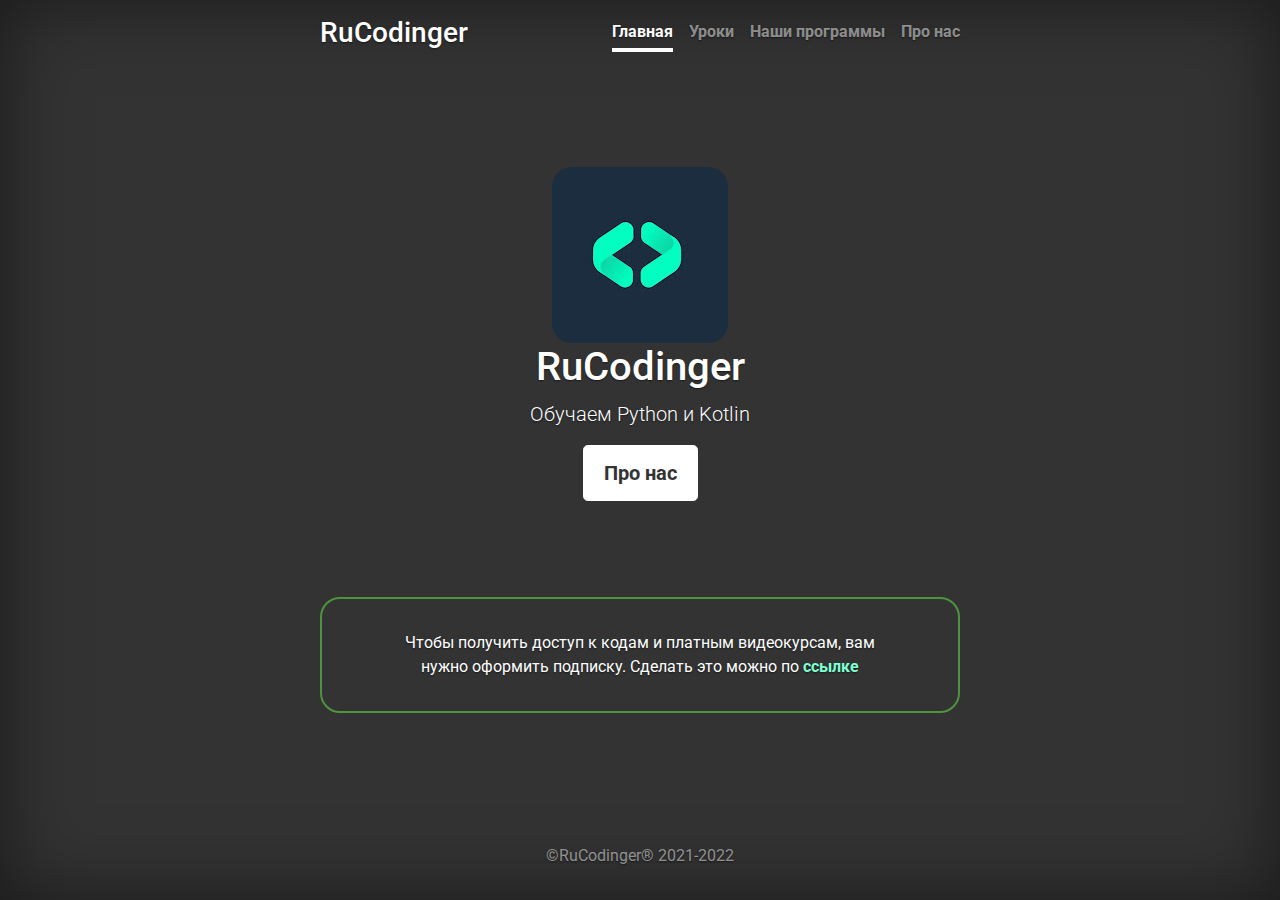
<file: index.html>
<!doctype html>
<html lang="en">
  <head>
    <meta charset="utf-8">
    <meta name="viewport" content="width=device-width, initial-scale=1, shrink-to-fit=no">
    <meta name="yandex-verification" content="cd02da18e6c27258" />
    <meta name="description" content="RuCodinger | Школа программирования">
    <meta name="author" content="">
    <link rel="icon" href="images/favicon.ico">

    <title>RuCodinger | Школа программирования</title>

    <!-- Bootstrap core CSS -->
    <link href="css/bootstrap.min.css" rel="stylesheet">

    <!-- Custom styles for this template -->
    <link href="css/main.css" rel="stylesheet">
  </head>

  <body class="text-center">


    <div class="cover-container d-flex h-100 p-3 mx-auto flex-column">
      <header class="masthead mb-auto">
        <div class="inner">
          <h3 class="masthead-brand">RuCodinger</h3>
          <nav class="nav nav-masthead justify-content-center">
            <a class="nav-link active" href="#">Главная</a>
            <a class="nav-link" href="lessons.html">Уроки</a>
            <a class="nav-link" href="programs.html">Наши программы</a>
            <a class="nav-link" href="about.html">Про нас</a>
          </nav>
        </div>
      </header>

      <main role="main" class="inner cover">
        <img src="images/logo.jpg" alt="logo" class="cod-logo">
        <h1 class="cover-heading">RuCodinger</h1>
        <p class="lead">Обучаем Python и Kotlin</p>
        <p class="lead">
          <a href="about.html" class="btn btn-lg btn-secondary">Про нас</a>
        </p>
        
      </main>

      <div class="podpiska">
        <div class="podpiska-text">
          Чтобы получить доступ к кодам и платным видеокурсам, вам нужно оформить подписку. Сделать это можно по 
          <a href="https://yandex.ru/business/widget/request/company/44436717733" class="podpiska-link">ссылке</a>
        </div>
      </div>
      

      <footer class="mastfoot mt-auto">
        <div class="inner">
          <p>©RuCodinger® 2021-2022</p>
        </div>
      </footer>
    </div>
  </body>
</html>
</file>
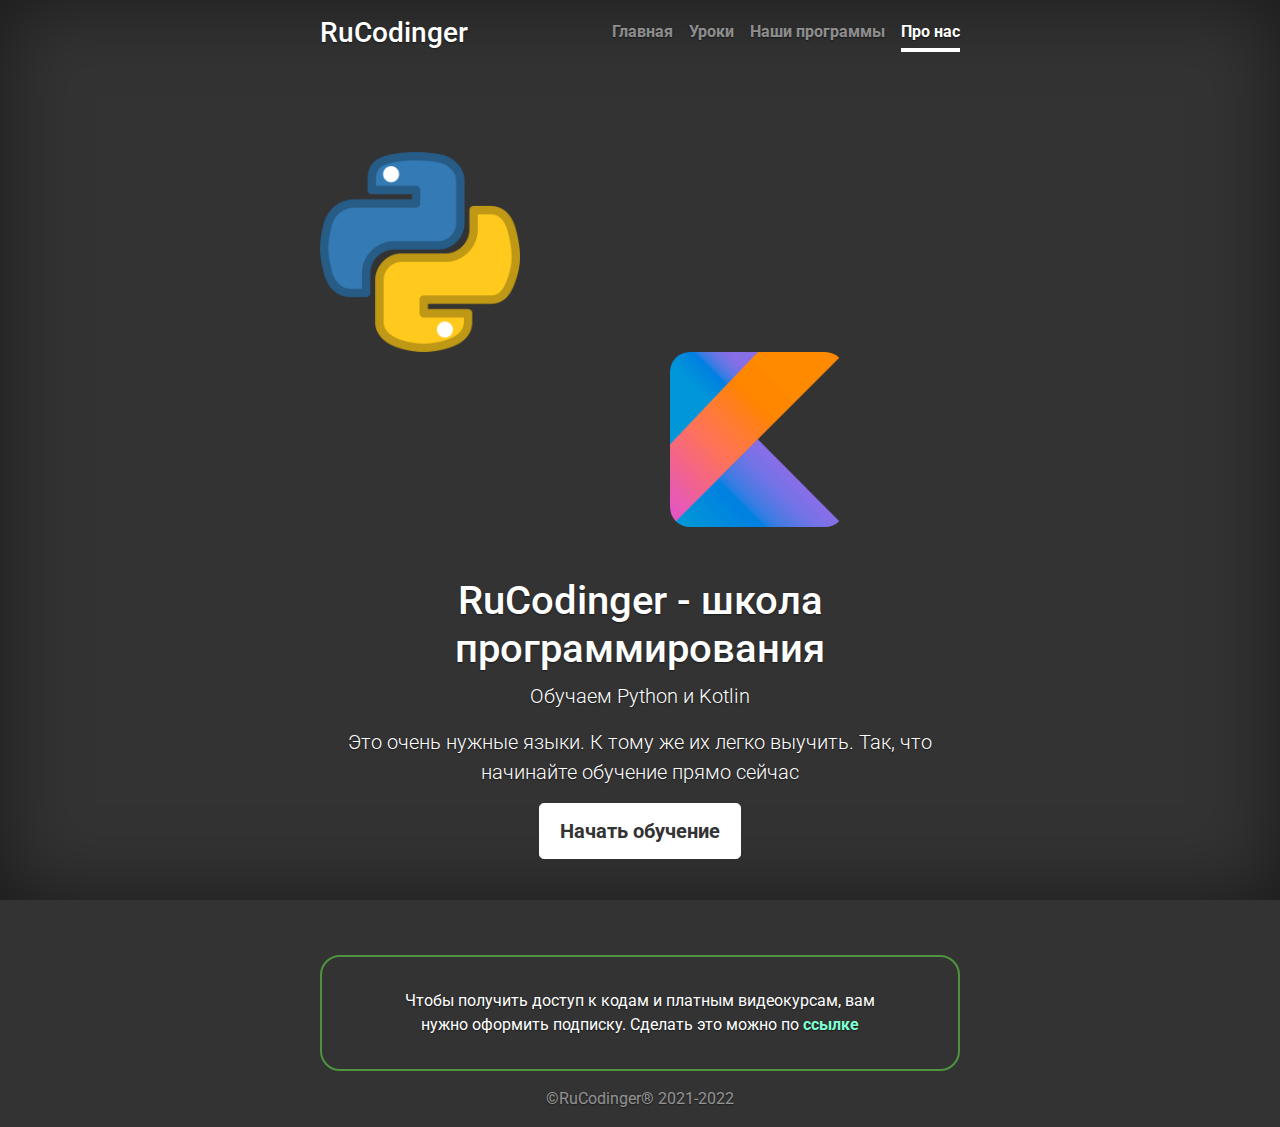
<file: about.html>
<!doctype html>
<html lang="en">
  <head>
    <meta charset="utf-8">
    <meta name="viewport" content="width=device-width, initial-scale=1, shrink-to-fit=no">
    <meta name="description" content="RuCodinger | Школа программирования">
    <meta name="author" content="">
    <link rel="icon" href="images/favicon.ico">

    <title>О RuCodinger | Школа программирования</title>

    <!-- Bootstrap core CSS -->
    <link href="css/bootstrap.min.css" rel="stylesheet">

    <!-- Custom styles for this template -->
    <link href="css/main.css" rel="stylesheet">
  </head>

  <body class="text-center">

    <div class="cover-container d-flex h-100 p-3 mx-auto flex-column">
      <header class="masthead mb-auto">
        <div class="inner">
          <h3 class="masthead-brand">RuCodinger</h3>
          <nav class="nav nav-masthead justify-content-center">
            <a class="nav-link" href="index.html">Главная</a>
            <a class="nav-link" href="lessons.html">Уроки</a>
            <a class="nav-link" href="programs.html">Наши программы</a>
            <a class="nav-link active" href="about.html">Про нас</a>
          </nav>
        </div>
      </header>

      <img src="images/python.webp" alt="logo" class="python-img">
      <img src="images/kotlin.png" alt="logo" class="kotlin-img">

      <main role="main" class="inner cover">
        
        <h1 class="cover-heading">RuCodinger - школа программирования</h1>
        <p class="lead">Обучаем Python и Kotlin</p>
        <p class="lead">Это очень нужные языки. К тому же их легко выучить. Так, что начинайте обучение прямо сейчас</p>
        <p class="lead">
          <a href="lessons.html" class="btn btn-lg btn-secondary">Начать обучение</a>
        </p>
      </main>

      <div class="podpiska">
        <div class="podpiska-text">
          Чтобы получить доступ к кодам и платным видеокурсам, вам нужно оформить подписку. Сделать это можно по 
          <a href="https://yandex.ru/business/widget/request/company/44436717733" class="podpiska-link">ссылке</a>
        </div>
      </div>

      <footer class="mastfoot mt-auto">
        <div class="inner">
          <p>©RuCodinger® 2021-2022</p>
        </div>
      </footer>
    </div>
  </body>
</html>
</file>
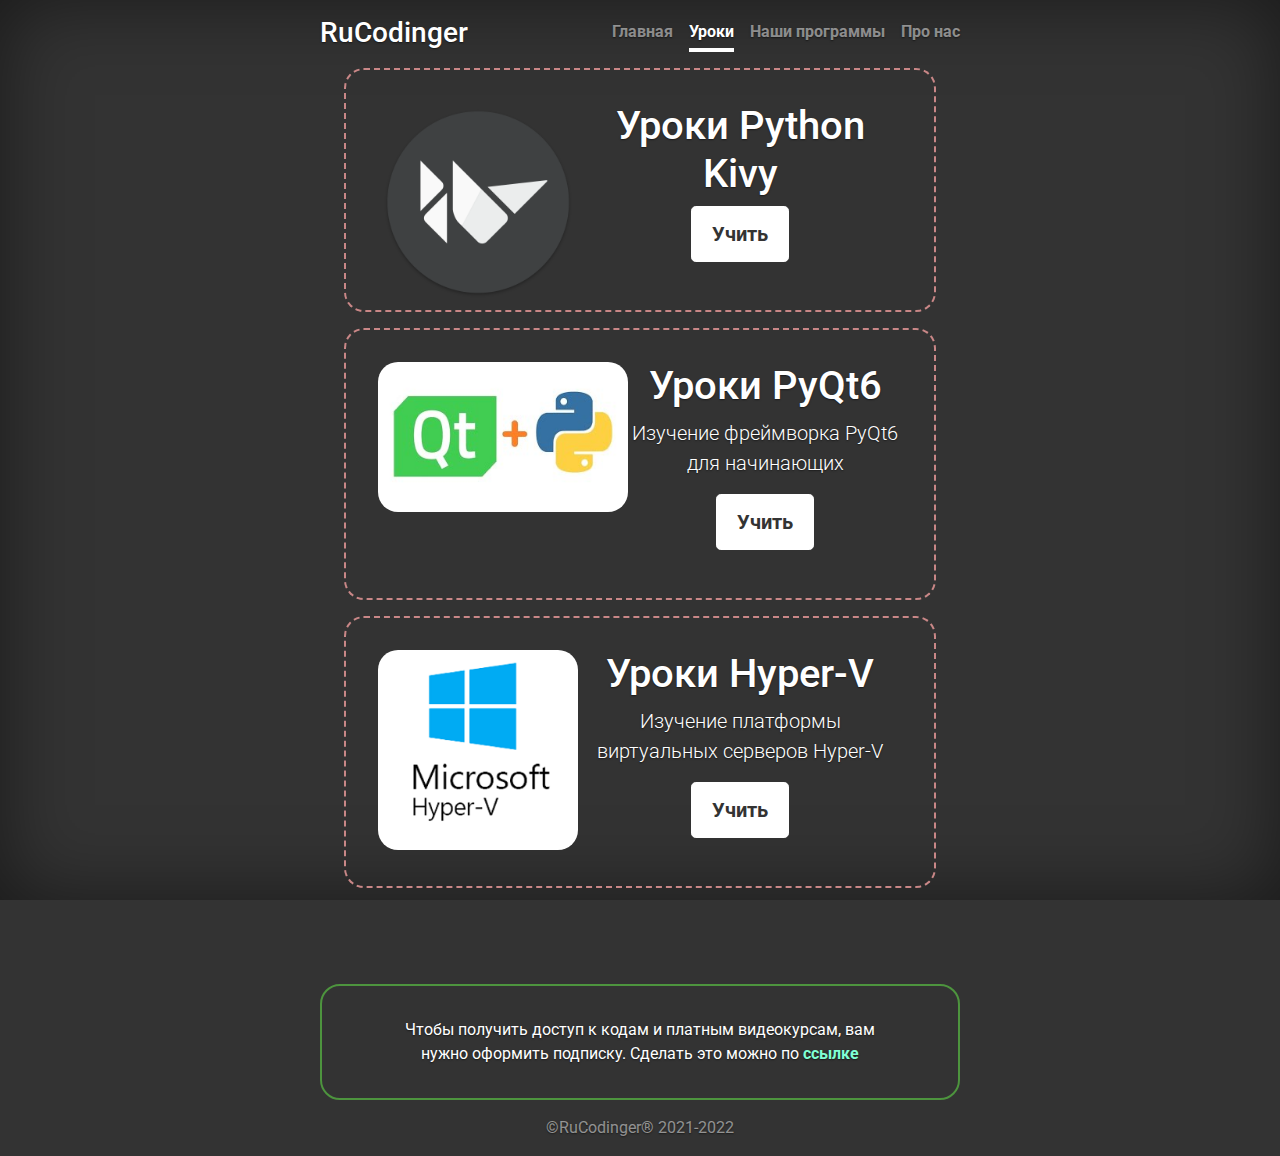
<file: lessons.html>
<!doctype html>
<html lang="en">
  <head>
    <meta charset="utf-8">
    <meta name="viewport" content="width=device-width, initial-scale=1, shrink-to-fit=no">
    <meta name="description" content="RuCodinger | Школа программирования">
    <meta name="author" content="">
    <link rel="icon" href="images/favicon.ico">

    <title> Уроки от RuCodinger | Школа программирования</title>

    <!-- Bootstrap core CSS -->
    <link href="css/bootstrap.min.css" rel="stylesheet">

    <!-- Custom styles for this template -->
    <link href="css/main.css" rel="stylesheet">
  </head>

  <body class="text-center">

    <div class="cover-container d-flex h-100 p-3 mx-auto flex-column">
      <header class="masthead mb-auto">
        <div class="inner">
          <h3 class="masthead-brand">RuCodinger</h3>
          <nav class="nav nav-masthead justify-content-center">
            <a class="nav-link" href="index.html">Главная</a>
            <a class="nav-link active" href="lessons.html">Уроки</a>
            <a class="nav-link" href="programs.html">Наши программы</a>
            <a class="nav-link" href="about.html">Про нас</a>
          </nav>
        </div>
      </header>

      <main role="main" class="inner cover">
        <div class="course-card">
            <img src="images/kivy.png" alt="logo" class="course-img">
            <h1 class="cover-heading">Уроки Python Kivy</h1>
            <p class="lead">
            <a href="coursePages/kivy1.html" class="btn btn-lg btn-secondary">Учить</a>
            </p>
        </div>

        <div class="course-card">
            <img src="images/pyqt.jpg" alt="logo" class="pyqt-img">
            <h1 class="cover-heading">Уроки PyQt6</h1>
            <p class="lead">Изучение фреймворка PyQt6 для начинающих</p>
            <p class="lead">
            <a href="coursePages/pyqt1.html" class="btn btn-lg btn-secondary">Учить</a>
            </p>
        </div>

        <div class="course-card">
            <img src="images/hyper-v.png" alt="logo" class="course-img">
            <h1 class="cover-heading">Уроки Hyper-V</h1>
            <p class="lead">Изучение платформы виртуальных серверов Hyper-V</p>
            <p class="lead">
            <a href="coursePages/hyperv1.html" class="btn btn-lg btn-secondary">Учить</a>
            </p>
        </div>

      </main>

      <div class="podpiska">
        <div class="podpiska-text">
          Чтобы получить доступ к кодам и платным видеокурсам, вам нужно оформить подписку. Сделать это можно по 
          <a href="https://yandex.ru/business/widget/request/company/44436717733" class="podpiska-link">ссылке</a>
        </div>
      </div>

      <footer class="mastfoot mt-auto">
        <div class="inner">
          <p>©RuCodinger® 2021-2022</p>
        </div>
      </footer>
    </div>
  </body>
</html>
</file>
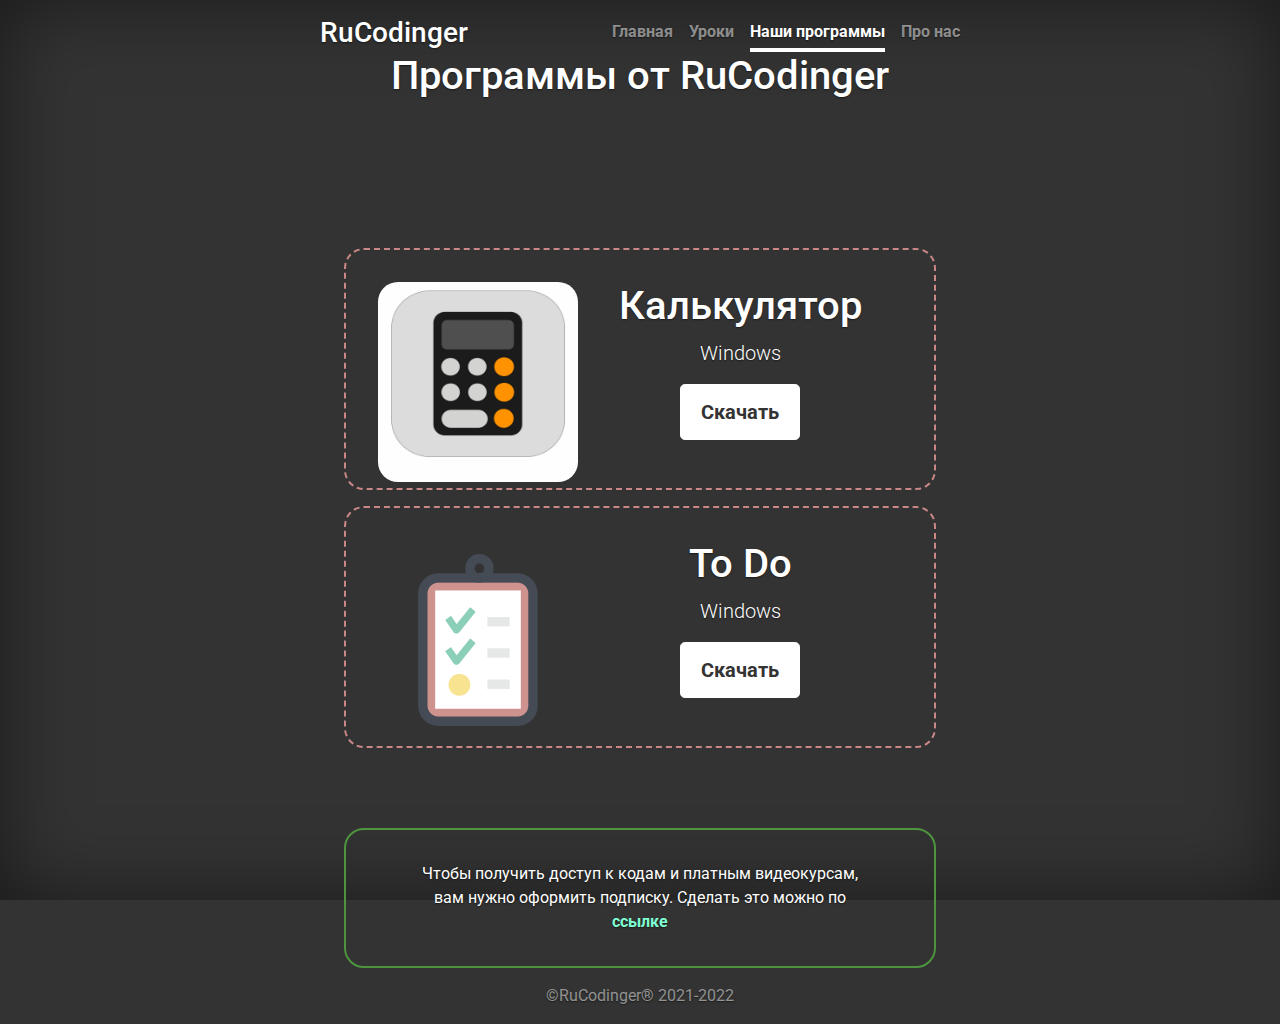
<file: programs.html>
<!doctype html>
<html lang="en">
  <head>
    <meta charset="utf-8">
    <meta name="viewport" content="width=device-width, initial-scale=1, shrink-to-fit=no">
    <meta name="description" content="RuCodinger | Школа программирования">
    <meta name="author" content="">
    <link rel="icon" href="images/favicon.ico">

    <title>Программы от RuCodinger | Школа программирования</title>

    <!-- Bootstrap core CSS -->
    <link href="css/bootstrap.min.css" rel="stylesheet">

    <!-- Custom styles for this template -->
    <link href="css/main.css" rel="stylesheet">
  </head>

  <body class="text-center">

	<style>
		.title {
			margin-bottom: 25%;
		}
	</style>

    <div class="cover-container d-flex h-100 p-3 mx-auto flex-column">
      <header class="masthead mb-auto">
        <div class="inner">
          <h3 class="masthead-brand">RuCodinger</h3>
          <nav class="nav nav-masthead justify-content-center">
            <a class="nav-link" href="index.html">Главная</a>
            <a class="nav-link" href="lessons.html">Уроки</a>
            <a class="nav-link active" href="programs.html">Наши программы</a>
            <a class="nav-link" href="about.html">Про нас</a>
          </nav>
        </div>
      </header>

      <main role="main" class="inner cover">
	<h1 class="title">Программы от RuCodinger</h1>
        <div class="course-card">
            <img src="images/calc.png" alt="logo" class="course-img">
            <h1 class="cover-heading">Калькулятор</h1>
            <p class="lead">Windows</p>
            <p class="lead">
                <a href="apps/calculator.exe" class="btn btn-lg btn-secondary">Скачать</a>
            </p>
        </div>
        <div class="course-card">
            <img src="images/todo.png" alt="logo" class="course-img">
            <h1 class="cover-heading">To Do</h1>
            <p class="lead">Windows</p>
            <p class="lead">
                <a href="apps/todo.exe" class="btn btn-lg btn-secondary">Скачать</a>
            </p>
        </div>

        <div class="podpiska">
          <div class="podpiska-text">
            Чтобы получить доступ к кодам и платным видеокурсам, вам нужно оформить подписку. Сделать это можно по 
            <a href="https://yandex.ru/business/widget/request/company/44436717733" class="podpiska-link">ссылке</a>
          </div>
        </div>

      </main>

      <footer class="mastfoot mt-auto">
        <div class="inner">
          <p>©RuCodinger® 2021-2022</p>
        </div>
      </footer>
    </div>
  </body>
</html>
</file>
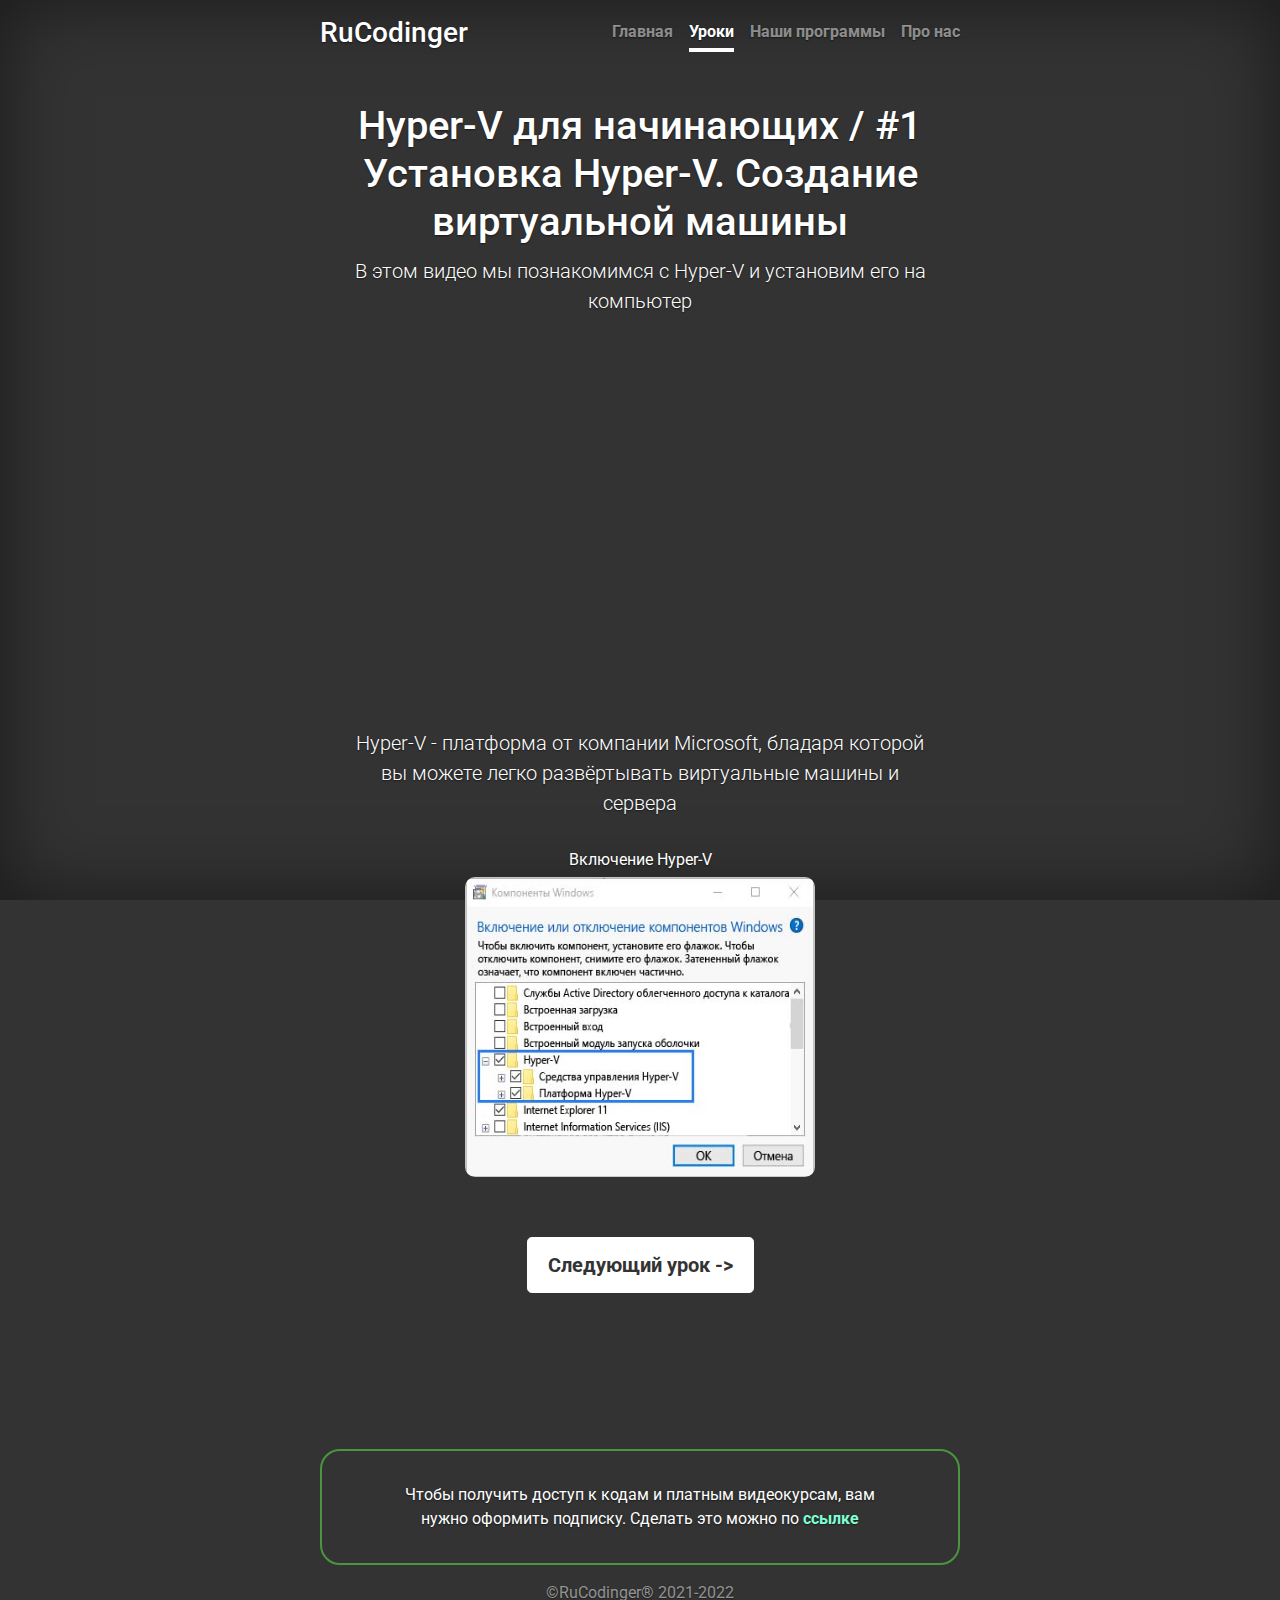
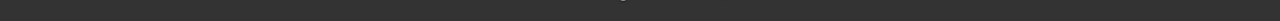
<file: coursePages/hyperv1.html>
<!doctype html>
<html lang="en">
  <head>
    <meta charset="utf-8">
    <meta name="viewport" content="width=device-width, initial-scale=1, shrink-to-fit=no">
    <meta name="description" content="RuCodinger | Школа программирования">
    <meta name="author" content="">
    <link rel="icon" href="../images/favicon.ico">

    <title>RuCodinger | Школа программирования</title>

    <!-- Bootstrap core CSS -->
    <link href="../css/bootstrap.min.css" rel="stylesheet">

    <!-- Custom styles for this template -->
    <link href="../css/main.css" rel="stylesheet">
  </head>

  <body class="text-center">

    <style>
        .hv-on {
            border-radius: 10px;
            width: 350px;
            height: 300px;
            margin-top: 0px;
            margin-bottom: 60px;
        }

        .hv-on-text {
            margin-top: 30px;
            margin-bottom: 5px;
        }
    </style>

    <div class="cover-container d-flex h-100 p-3 mx-auto flex-column">
      <header class="masthead mb-auto">
        <div class="inner">
          <h3 class="masthead-brand">RuCodinger</h3>
          <nav class="nav nav-masthead justify-content-center">
            <a class="nav-link" href="../index.html">Главная</a>
            <a class="nav-link active" href="../lessons.html">Уроки</a>
            <a class="nav-link" href="../programs.html">Наши программы</a>
            <a class="nav-link" href="../about.html">Про нас</a>
          </nav>
        </div>
      </header>

      <main role="main" class="inner cover">
        <h1 class="cover-heading course-title">Hyper-V для начинающих / #1 Установка Hyper-V. Создание виртуальной машины</h1>
        <p class="lead course-desc">В этом видео мы познакомимся с Hyper-V и установим его на компьютер</p>
        <iframe class="course-video" width="560" height="315" src="https://www.youtube.com/embed/DC6o6IcIbP8" title="YouTube video player" frameborder="0" allow="accelerometer; autoplay; clipboard-write; encrypted-media; gyroscope; picture-in-picture" allowfullscreen></iframe>
        <p class="lead video-code-text">Hyper-V - платформа от компании Microsoft, бладаря которой вы можете легко развёртывать виртуальные машины и сервера</p>

        <p class="hv-on-text">Включение Hyper-V</p>
        <img class="hv-on" src="../images/hypervon.jpg" alt="Включение Hyper-V">

        <p>
          <a class="btn btn-lg btn-secondary next-lesson-btn" href="hyperv2.html">Следующий урок -></a>
      </p>

    </main>

    <div class="podpiska">
      <div class="podpiska-text">
        Чтобы получить доступ к кодам и платным видеокурсам, вам нужно оформить подписку. Сделать это можно по 
        <a href="https://yandex.ru/business/widget/request/company/44436717733" class="podpiska-link">ссылке</a>
      </div>
    </div>

      <footer class="mastfoot mt-auto">
        <div class="inner">
          <p>©RuCodinger® 2021-2022</p>
        </div>
      </footer>
    </div>
  </body>
</html>
</file>
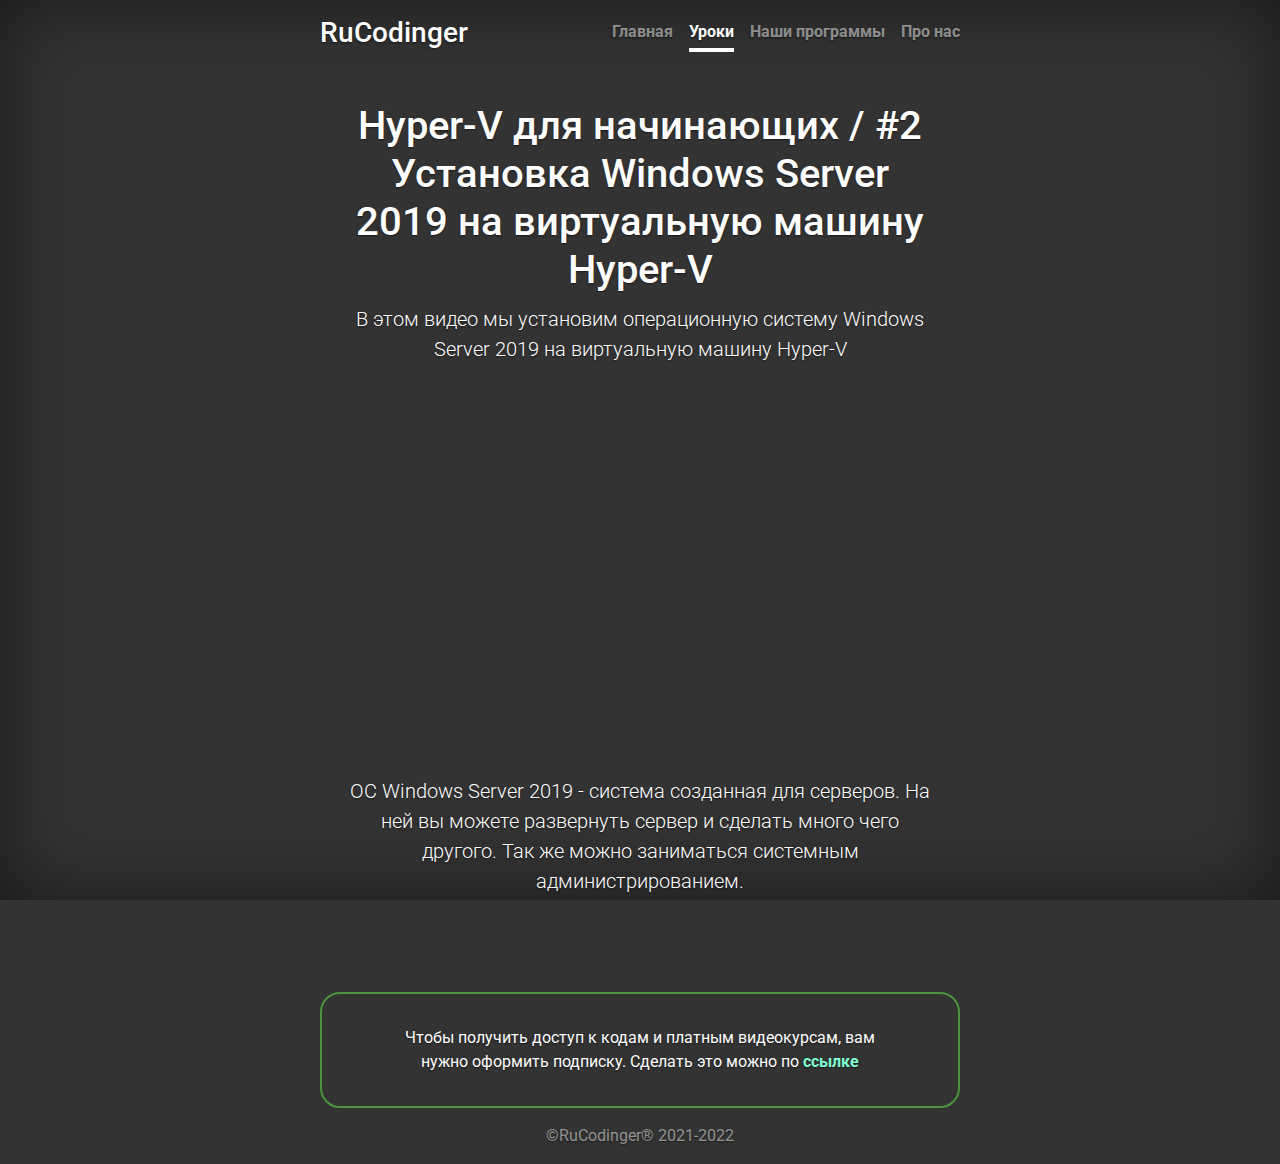
<file: coursePages/hyperv2.html>
<!doctype html>
<html lang="en">
  <head>
    <meta charset="utf-8">
    <meta name="viewport" content="width=device-width, initial-scale=1, shrink-to-fit=no">
    <meta name="description" content="RuCodinger | Школа программирования">
    <meta name="author" content="">
    <link rel="icon" href="../images/favicon.ico">

    <title>RuCodinger | Школа программирования</title>

    <!-- Bootstrap core CSS -->
    <link href="../css/bootstrap.min.css" rel="stylesheet">

    <!-- Custom styles for this template -->
    <link href="../css/main.css" rel="stylesheet">
  </head>

  <body class="text-center">

    <style>
        .hv-on {
            border-radius: 10px;
            width: 350px;
            height: 300px;
            margin-top: 0px;
            margin-bottom: 60px;
        }

        .hv-on-text {
            margin-top: 30px;
            margin-bottom: 5px;
        }
    </style>

    <div class="cover-container d-flex h-100 p-3 mx-auto flex-column">
      <header class="masthead mb-auto">
        <div class="inner">
          <h3 class="masthead-brand">RuCodinger</h3>
          <nav class="nav nav-masthead justify-content-center">
            <a class="nav-link" href="../index.html">Главная</a>
            <a class="nav-link active" href="../lessons.html">Уроки</a>
            <a class="nav-link" href="../programs.html">Наши программы</a>
            <a class="nav-link" href="../about.html">Про нас</a>
          </nav>
        </div>
      </header>

      <main role="main" class="inner cover">
        <h1 class="cover-heading course-title">Hyper-V для начинающих / #2 Установка Windows Server 2019 на виртуальную машину Hyper-V</h1>
        <p class="lead course-desc">В этом видео мы установим операционную систему Windows Server 2019 на виртуальную машину Hyper-V</p>
        <iframe class="course-video" width="560" height="315" src="https://www.youtube.com/embed/j29oRnNyN5E" title="YouTube video player" frameborder="0" allow="accelerometer; autoplay; clipboard-write; encrypted-media; gyroscope; picture-in-picture" allowfullscreen></iframe>
        <p class="lead video-code-text">ОС Windows Server 2019 - система созданная для серверов. На ней вы можете развернуть сервер и сделать много чего другого. Так же можно заниматься системным администрированием.</p>



    </main>

    <div class="podpiska">
      <div class="podpiska-text">
        Чтобы получить доступ к кодам и платным видеокурсам, вам нужно оформить подписку. Сделать это можно по 
        <a href="https://yandex.ru/business/widget/request/company/44436717733" class="podpiska-link">ссылке</a>
      </div>
    </div>

      <footer class="mastfoot mt-auto">
        <div class="inner">
          <p>©RuCodinger® 2021-2022</p>
        </div>
      </footer>
    </div>
  </body>
</html>
</file>
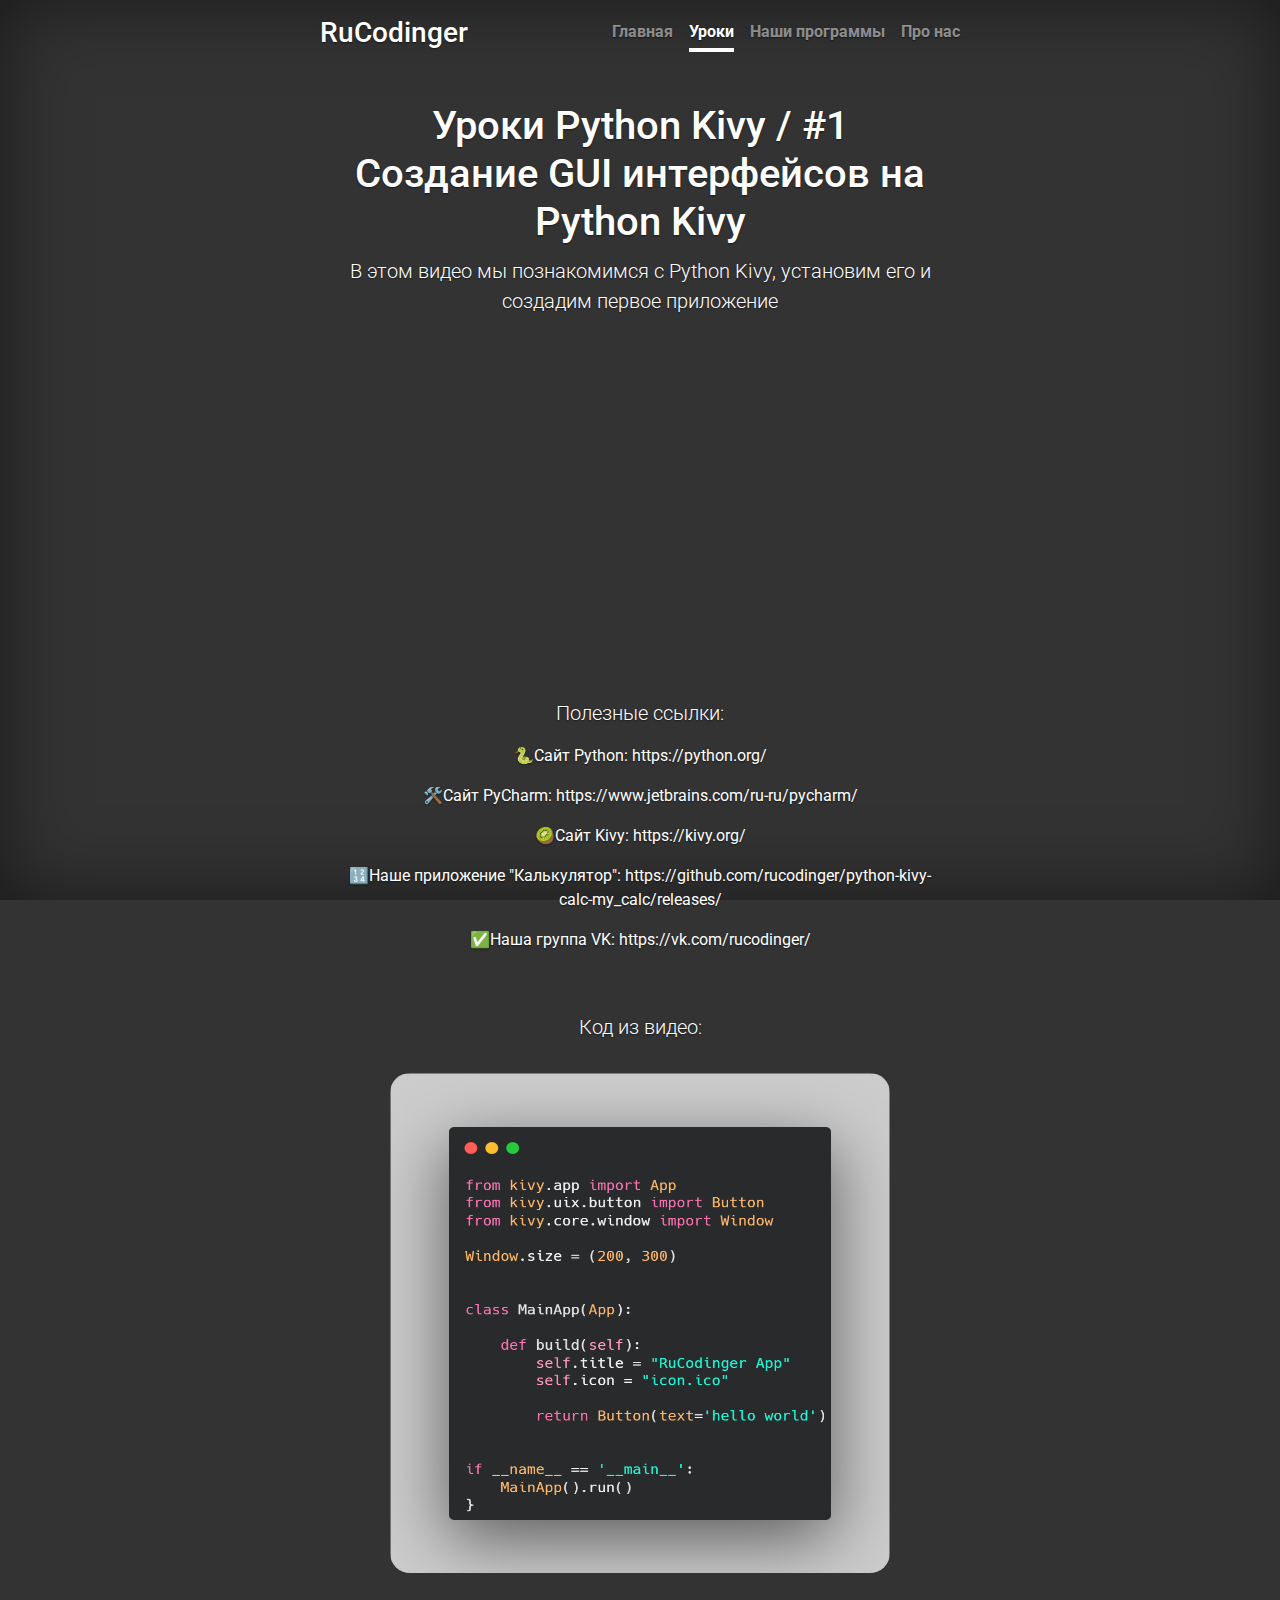
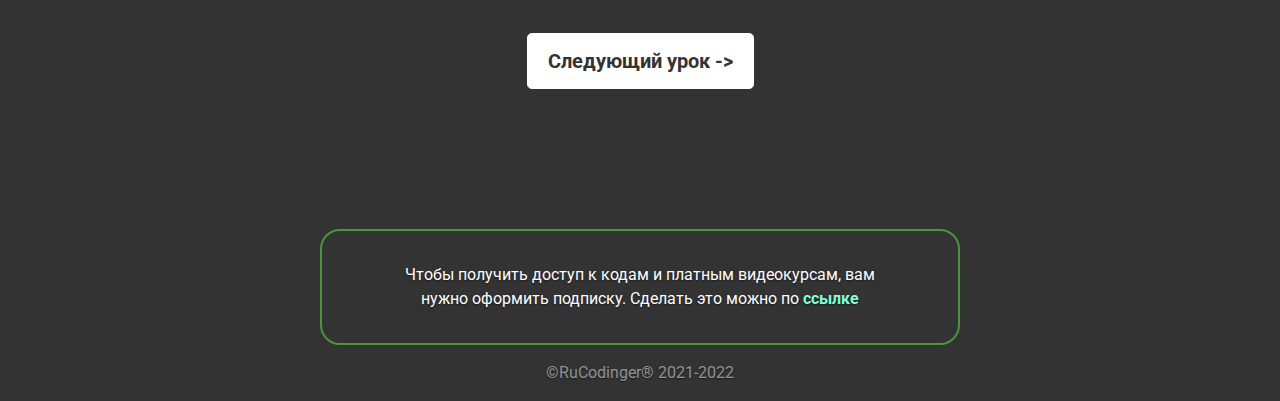
<file: coursePages/kivy1.html>
<!doctype html>
<html lang="en">
  <head>
    <meta charset="utf-8">
    <meta name="viewport" content="width=device-width, initial-scale=1, shrink-to-fit=no">
    <meta name="description" content="RuCodinger | Школа программирования">
    <meta name="author" content="">
    <link rel="icon" href="../images/favicon.ico">

    <title>RuCodinger | Школа программирования</title>

    <!-- Bootstrap core CSS -->
    <link href="../css/bootstrap.min.css" rel="stylesheet">

    <!-- Custom styles for this template -->
    <link href="../css/main.css" rel="stylesheet">
  </head>

  <body class="text-center">

    <style>
        .code {
            border-radius: 20px;
            width: 500px;
            height: 500px;
            margin-top: 15px;
            margin-bottom: 60px;
        }
    </style>

    <div class="cover-container d-flex h-100 p-3 mx-auto flex-column">
      <header class="masthead mb-auto">
        <div class="inner">
          <h3 class="masthead-brand">RuCodinger</h3>
          <nav class="nav nav-masthead justify-content-center">
            <a class="nav-link" href="../index.html">Главная</a>
            <a class="nav-link active" href="../lessons.html">Уроки</a>
            <a class="nav-link" href="../programs.html">Наши программы</a>
            <a class="nav-link" href="../about.html">Про нас</a>
          </nav>
        </div>
      </header>

      <main role="main" class="inner cover">
        <h1 class="cover-heading course-title">Уроки Python Kivy / #1 Создание GUI интерфейсов на Python Kivy</h1>
        <p class="lead course-desc">В этом видео мы познакомимся с Python Kivy, установим его и создадим первое приложение</p>
        <iframe class="course-video" width="560" height="315" src="https://www.youtube.com/embed/3vOS-b3iSXM" title="YouTube video player" frameborder="0" allow="accelerometer; autoplay; clipboard-write; encrypted-media; gyroscope; picture-in-picture" allowfullscreen></iframe>
        <p class="lead course-desc-aft">Полезные ссылки:</p>
        <p>🐍Сайт Python: <a href="https://python.org/">https://python.org/</a></p>
        <p>🛠️Сайт PyCharm: <a href="https://www.jetbrains.com/ru-ru/pycharm/">https://www.jetbrains.com/ru-ru/pycharm/</a></p>
        <p>🥝Сайт Kivy: <a href="https://kivy.org/">https://kivy.org/</a></p>
        <p>🔢Наше приложение "Калькулятор": <a href="https://github.com/rucodinger/python-kivy-calc-my_calc/releases/">https://github.com/rucodinger/python-kivy-calc-my_calc/releases/</a></p>
        <p>✅Наша группа VK: <a href="https://vk.com/rucodinger/">https://vk.com/rucodinger/</a></p>

        <p class="lead video-code-text">Код из видео:</p>
        <img class="code" src="../images/kivyCode1.png" alt="">

        <a class="btn btn-lg btn-secondary next-lesson-btn" href="kivy2.html">Следующий урок -></a>

    </main>


    <div class="podpiska">
      <div class="podpiska-text">
        Чтобы получить доступ к кодам и платным видеокурсам, вам нужно оформить подписку. Сделать это можно по 
        <a href="https://yandex.ru/business/widget/request/company/44436717733" class="podpiska-link">ссылке</a>
      </div>
    </div>

      <footer class="mastfoot mt-auto">
        <div class="inner">
          <p>©RuCodinger® 2021-2022</p>
        </div>
      </footer>
    </div>
  </body>
</html>
</file>
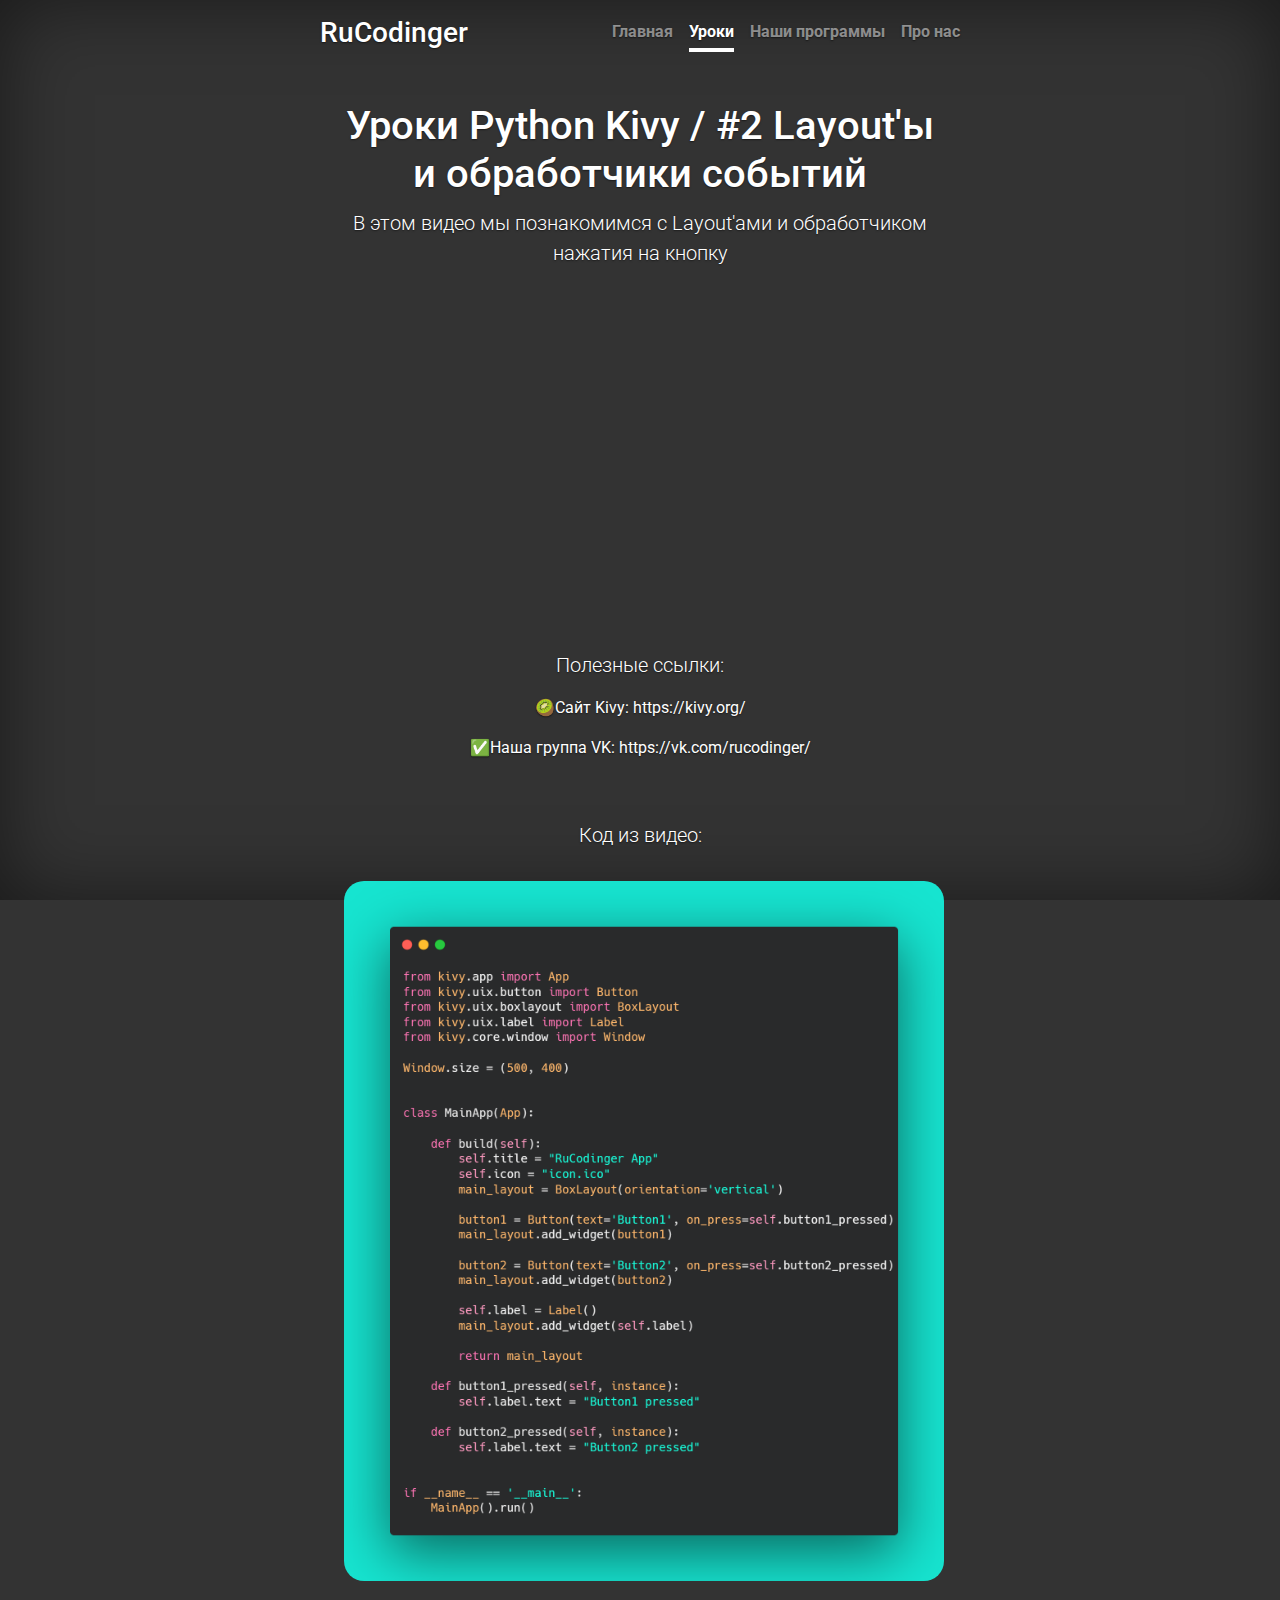
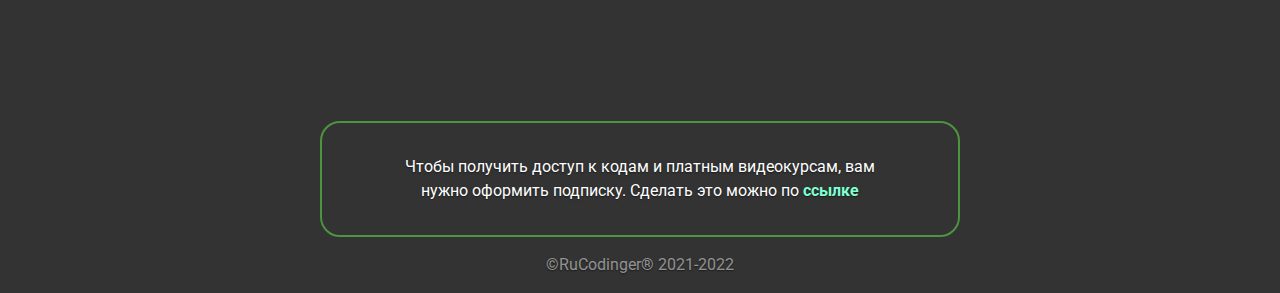
<file: coursePages/kivy2.html>
<!doctype html>
<html lang="en">
  <head>
    <meta charset="utf-8">
    <meta name="viewport" content="width=device-width, initial-scale=1, shrink-to-fit=no">
    <meta name="description" content="RuCodinger | Школа программирования">
    <meta name="author" content="">
    <link rel="icon" href="../images/favicon.ico">

    <title>RuCodinger | Школа программирования</title>

    <!-- Bootstrap core CSS -->
    <link href="../css/bootstrap.min.css" rel="stylesheet">

    <!-- Custom styles for this template -->
    <link href="../css/main.css" rel="stylesheet">
  </head>

  <body class="text-center">

    <style>
        .code {
            border-radius: 20px;
            width: 600px;
            height: 700px;
            margin-top: 15px;
            margin-bottom: 60px;
        }
    </style>

    <div class="cover-container d-flex h-100 p-3 mx-auto flex-column">
      <header class="masthead mb-auto">
        <div class="inner">
          <h3 class="masthead-brand">RuCodinger</h3>
          <nav class="nav nav-masthead justify-content-center">
            <a class="nav-link" href="../index.html">Главная</a>
            <a class="nav-link active" href="../lessons.html">Уроки</a>
            <a class="nav-link" href="../programs.html">Наши программы</a>
            <a class="nav-link" href="../about.html">Про нас</a>
          </nav>
        </div>
      </header>

      <main role="main" class="inner cover">
        <h1 class="cover-heading course-title">Уроки Python Kivy / #2 Layout'ы и обработчики событий</h1>
        <p class="lead course-desc">В этом видео мы познакомимся с Layout'ами и обработчиком нажатия на кнопку</p>
        <iframe class="course-video" width="560" height="315" src="https://www.youtube.com/embed/tFIMVW75egc" title="YouTube video player" frameborder="0" allow="accelerometer; autoplay; clipboard-write; encrypted-media; gyroscope; picture-in-picture" allowfullscreen></iframe>
        <p class="lead course-desc-aft">Полезные ссылки:</p>
        <p>🥝Сайт Kivy: <a href="https://kivy.org/">https://kivy.org/</a></p>
        <p>✅Наша группа VK: <a href="https://vk.com/rucodinger/">https://vk.com/rucodinger/</a></p>

        <p class="lead video-code-text">Код из видео:</p>
        <img class="code" src="../images/kivyCode2.png" alt="">

    </main>

    <div class="podpiska">
      <div class="podpiska-text">
        Чтобы получить доступ к кодам и платным видеокурсам, вам нужно оформить подписку. Сделать это можно по 
        <a href="https://yandex.ru/business/widget/request/company/44436717733" class="podpiska-link">ссылке</a>
      </div>
    </div>

      <footer class="mastfoot mt-auto">
        <div class="inner">
          <p>©RuCodinger® 2021-2022</p>
        </div>
      </footer>
    </div>
  </body>
</html>
</file>
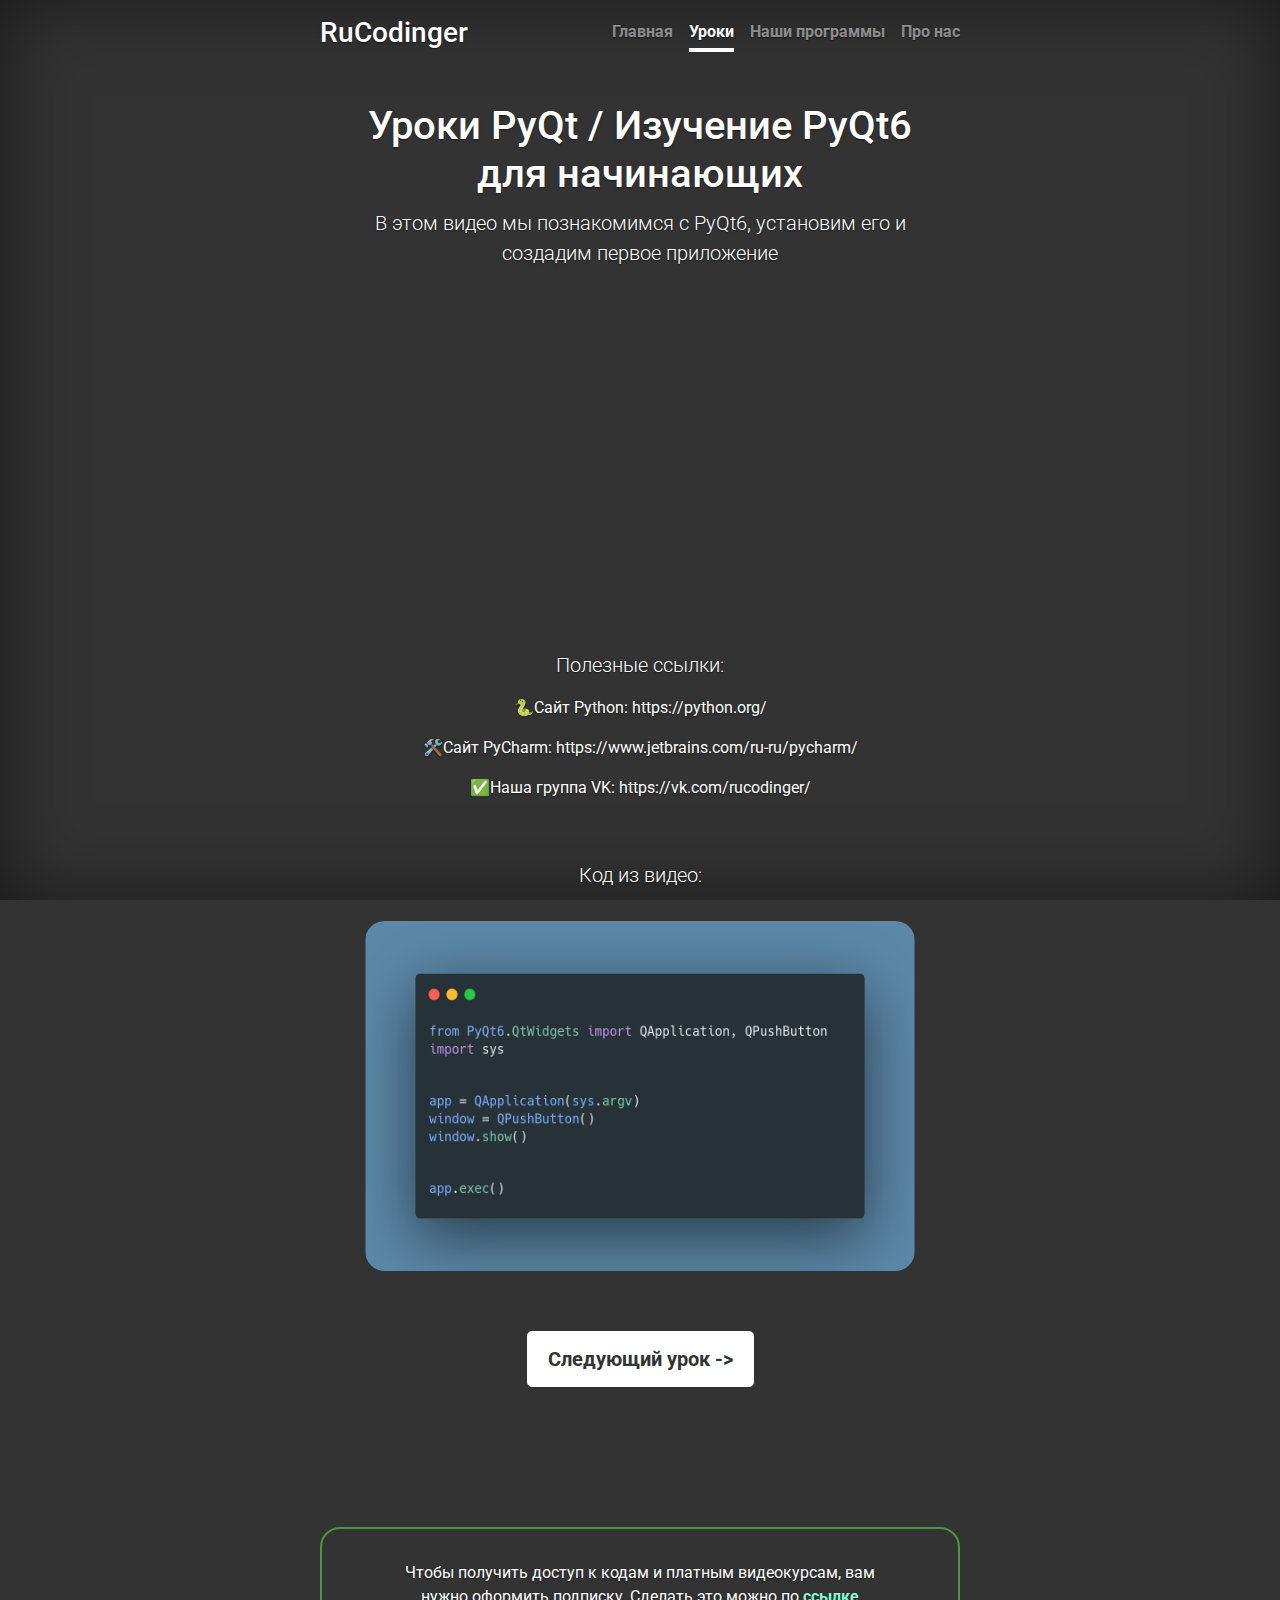
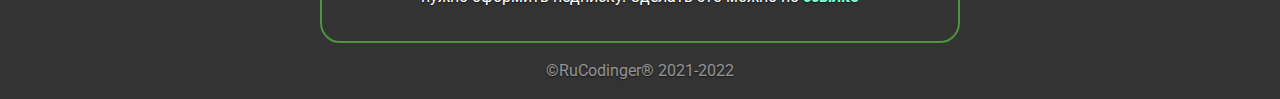
<file: coursePages/pyqt1.html>
<!doctype html>
<html lang="en">
  <head>
    <meta charset="utf-8">
    <meta name="viewport" content="width=device-width, initial-scale=1, shrink-to-fit=no">
    <meta name="description" content="RuCodinger | Школа программирования">
    <meta name="author" content="">
    <link rel="icon" href="../images/favicon.ico">

    <title>RuCodinger | Школа программирования</title>

    <!-- Bootstrap core CSS -->
    <link href="../css/bootstrap.min.css" rel="stylesheet">

    <!-- Custom styles for this template -->
    <link href="../css/main.css" rel="stylesheet">
  </head>

  <body class="text-center">

    <style>
        .code {
            border-radius: 20px;
            width: 550px;
            height: 350px;
            margin-top: 15px;
            margin-bottom: 60px;
        }
    </style>

    <div class="cover-container d-flex h-100 p-3 mx-auto flex-column">
      <header class="masthead mb-auto">
        <div class="inner">
          <h3 class="masthead-brand">RuCodinger</h3>
          <nav class="nav nav-masthead justify-content-center">
            <a class="nav-link" href="../index.html">Главная</a>
            <a class="nav-link active" href="../lessons.html">Уроки</a>
            <a class="nav-link" href="../programs.html">Наши программы</a>
            <a class="nav-link" href="../about.html">Про нас</a>
          </nav>
        </div>
      </header>

      <main role="main" class="inner cover">
        <h1 class="cover-heading course-title">Уроки PyQt / Изучение PyQt6 для начинающих</h1>
        <p class="lead course-desc">В этом видео мы познакомимся с PyQt6, установим его и создадим первое приложение</p>
        <iframe class="course-video" src="https://vk.com/video_ext.php?oid=-210672365&id=456239027&hash=50323b452148d209" width="560" height="315" allow="autoplay; encrypted-media; fullscreen; picture-in-picture;" frameborder="0" allowfullscreen></iframe>
        <p class="lead course-desc-aft">Полезные ссылки:</p>
        <p>🐍Сайт Python: <a href="https://python.org/">https://python.org/</a></p>
        <p>🛠️Сайт PyCharm: <a href="https://www.jetbrains.com/ru-ru/pycharm/">https://www.jetbrains.com/ru-ru/pycharm/</a></p>
        <p>✅Наша группа VK: <a href="https://vk.com/rucodinger/">https://vk.com/rucodinger/</a></p>

        <p class="lead video-code-text">Код из видео:</p>
        <img class="code" src="../images/pyqtCode1.png" alt="">

        <a class="btn btn-lg btn-secondary next-lesson-btn" href="pyqt2.html">Следующий урок -></a>

    </main>

    <div class="podpiska">
      <div class="podpiska-text">
        Чтобы получить доступ к кодам и платным видеокурсам, вам нужно оформить подписку. Сделать это можно по 
        <a href="https://yandex.ru/business/widget/request/company/44436717733" class="podpiska-link">ссылке</a>
      </div>
    </div>

      <footer class="mastfoot mt-auto">
        <div class="inner">
          <p>©RuCodinger® 2021-2022</p>
        </div>
      </footer>
    </div>
  </body>
</html>
</file>
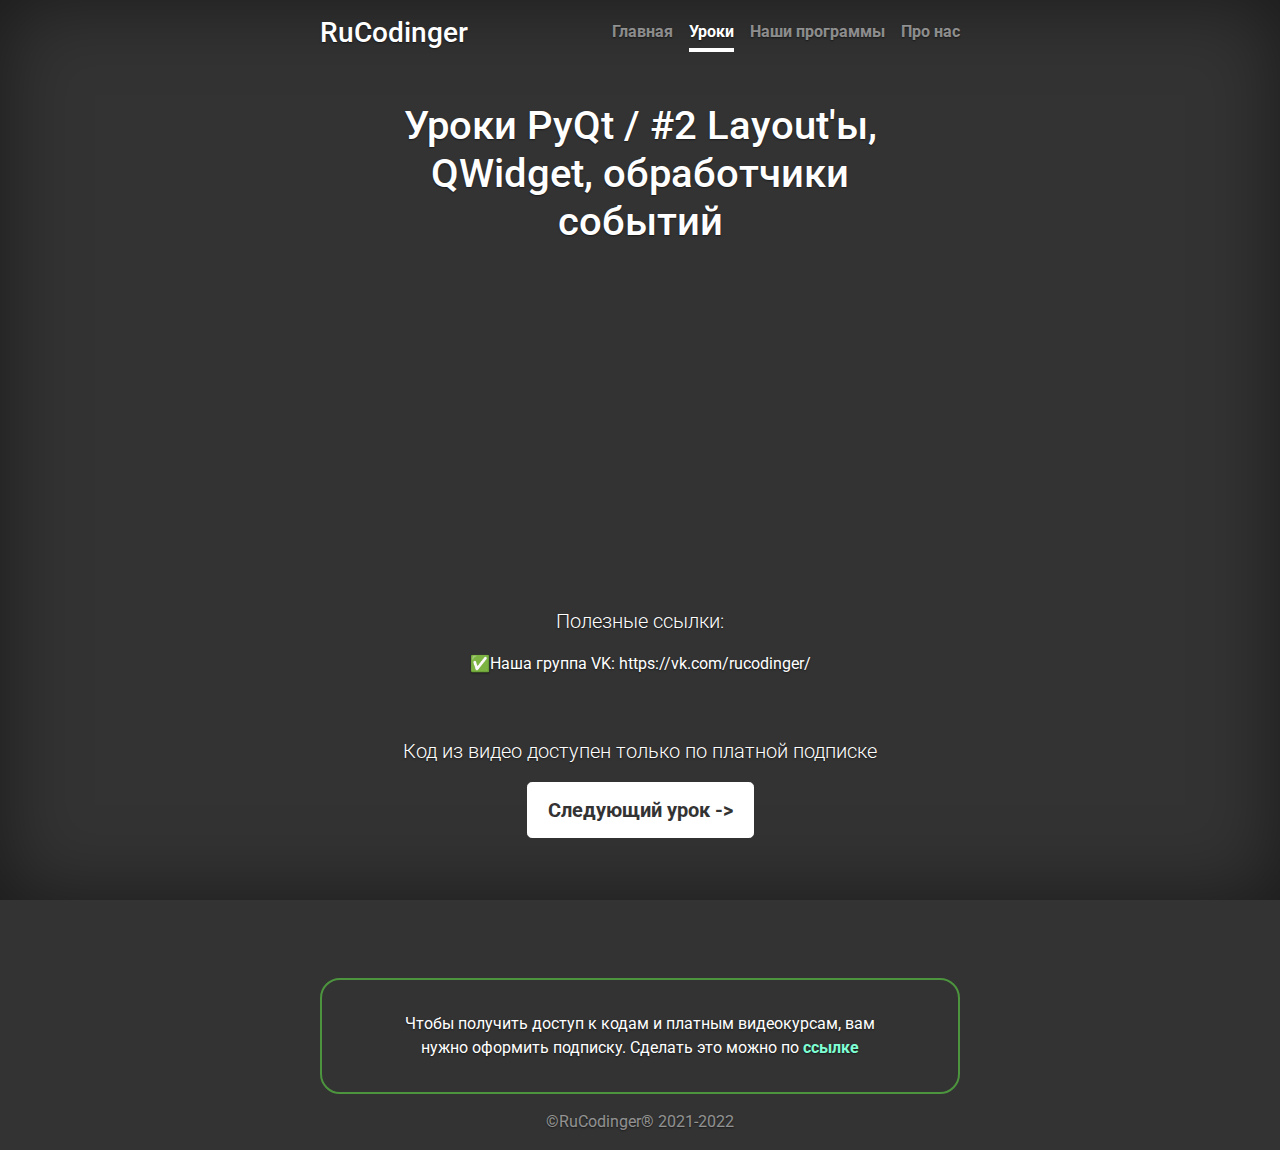
<file: coursePages/pyqt2.html>
<!doctype html>
<html lang="en">
  <head>
    <meta charset="utf-8">
    <meta name="viewport" content="width=device-width, initial-scale=1, shrink-to-fit=no">
    <meta name="description" content="RuCodinger | Школа программирования">
    <meta name="author" content="">
    <link rel="icon" href="../images/favicon.ico">

    <title>RuCodinger | Школа программирования</title>

    <!-- Bootstrap core CSS -->
    <link href="../css/bootstrap.min.css" rel="stylesheet">

    <!-- Custom styles for this template -->
    <link href="../css/main.css" rel="stylesheet">
  </head>

  <body class="text-center">


    <div class="cover-container d-flex h-100 p-3 mx-auto flex-column">
      <header class="masthead mb-auto">
        <div class="inner">
          <h3 class="masthead-brand">RuCodinger</h3>
          <nav class="nav nav-masthead justify-content-center">
            <a class="nav-link" href="../index.html">Главная</a>
            <a class="nav-link active" href="../lessons.html">Уроки</a>
            <a class="nav-link" href="../programs.html">Наши программы</a>
            <a class="nav-link" href="../about.html">Про нас</a>
          </nav>
        </div>
      </header>

      <main role="main" class="inner cover">
        <h1 class="cover-heading course-title">Уроки PyQt / #2 Layout'ы, QWidget, обработчики событий</h1>
        <iframe class="course-video" src="https://vk.com/video_ext.php?oid=-210672365&id=456239029&hash=9513e7550784578c" width="560" height="315" allow="autoplay; encrypted-media; fullscreen; picture-in-picture;" frameborder="0" allowfullscreen></iframe>
        <p class="lead course-desc-aft">Полезные ссылки:</p>
        <p>✅Наша группа VK: <a href="https://vk.com/rucodinger/">https://vk.com/rucodinger/</a></p>

        <p class="lead video-code-text">Код из видео доступен только по платной подписке</p>


        <a class="btn btn-lg btn-secondary next-lesson-btn" href="pyqt3.html">Следующий урок -></a>

    </main>

    <div class="podpiska">
      <div class="podpiska-text">
        Чтобы получить доступ к кодам и платным видеокурсам, вам нужно оформить подписку. Сделать это можно по 
        <a href="https://yandex.ru/business/widget/request/company/44436717733" class="podpiska-link">ссылке</a>
      </div>
    </div>

      <footer class="mastfoot mt-auto">
        <div class="inner">
          <p>©RuCodinger® 2021-2022</p>
        </div>
      </footer>
    </div>
  </body>
</html>
</file>
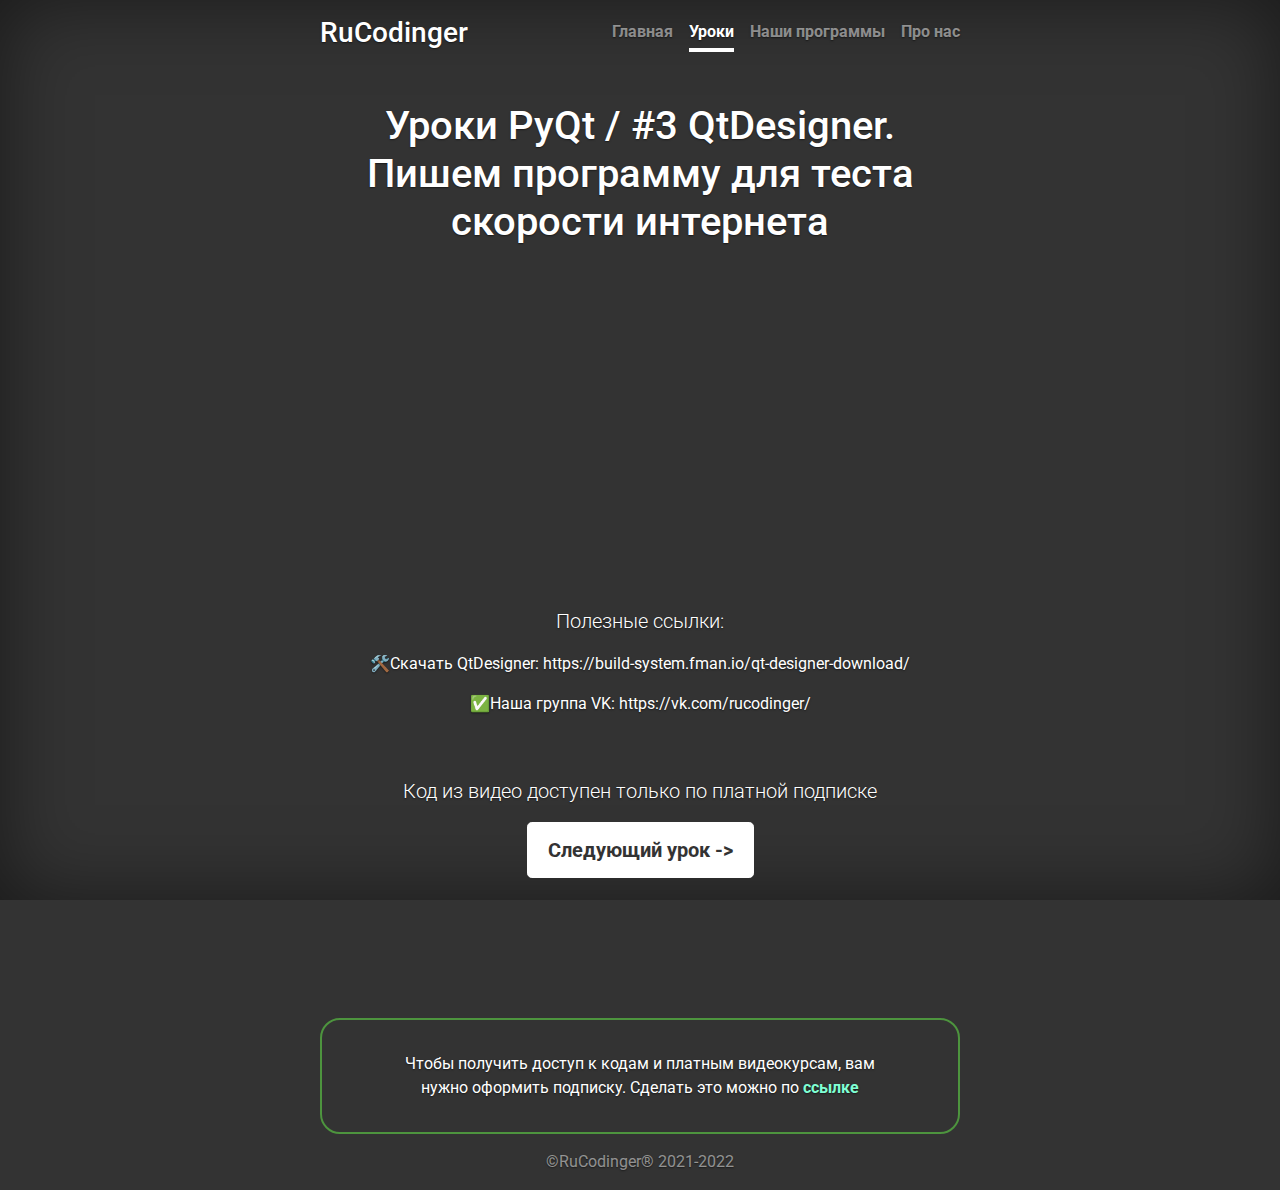
<file: coursePages/pyqt3.html>
<!doctype html>
<html lang="en">
  <head>
    <meta charset="utf-8">
    <meta name="viewport" content="width=device-width, initial-scale=1, shrink-to-fit=no">
    <meta name="description" content="RuCodinger | Школа программирования">
    <meta name="author" content="">
    <link rel="icon" href="../images/favicon.ico">

    <title>RuCodinger | Школа программирования</title>

    <!-- Bootstrap core CSS -->
    <link href="../css/bootstrap.min.css" rel="stylesheet">

    <!-- Custom styles for this template -->
    <link href="../css/main.css" rel="stylesheet">
  </head>

  <body class="text-center">


    <div class="cover-container d-flex h-100 p-3 mx-auto flex-column">
      <header class="masthead mb-auto">
        <div class="inner">
          <h3 class="masthead-brand">RuCodinger</h3>
          <nav class="nav nav-masthead justify-content-center">
            <a class="nav-link" href="../index.html">Главная</a>
            <a class="nav-link active" href="../lessons.html">Уроки</a>
            <a class="nav-link" href="../programs.html">Наши программы</a>
            <a class="nav-link" href="../about.html">Про нас</a>
          </nav>
        </div>
      </header>

      <main role="main" class="inner cover">
        <h1 class="cover-heading course-title">Уроки PyQt / #3 QtDesigner. Пишем программу для теста скорости интернета</h1>
        <iframe class="course-video" src="https://vk.com/video_ext.php?oid=-210672365&id=456239030&hash=571e542f0f026d10" width="560" height="315" allow="autoplay; encrypted-media; fullscreen; picture-in-picture;" frameborder="0" allowfullscreen></iframe>
        <p class="lead course-desc-aft">Полезные ссылки:</p>
        <p>🛠️Скачать QtDesigner: <a href="https://build-system.fman.io/qt-designer-download/">https://build-system.fman.io/qt-designer-download/</a></p>
        <p>✅Наша группа VK: <a href="https://vk.com/rucodinger/">https://vk.com/rucodinger/</a></p>

        <p class="lead video-code-text">Код из видео доступен только по платной подписке</p>


        <a class="btn btn-lg btn-secondary next-lesson-btn" href="pyqt4.html">Следующий урок -></a>

    </main>

    <div class="podpiska">
      <div class="podpiska-text">
        Чтобы получить доступ к кодам и платным видеокурсам, вам нужно оформить подписку. Сделать это можно по 
        <a href="https://yandex.ru/business/widget/request/company/44436717733" class="podpiska-link">ссылке</a>
      </div>
    </div>

      <footer class="mastfoot mt-auto">
        <div class="inner">
          <p>©RuCodinger® 2021-2022</p>
        </div>
      </footer>
    </div>
  </body>
</html>
</file>
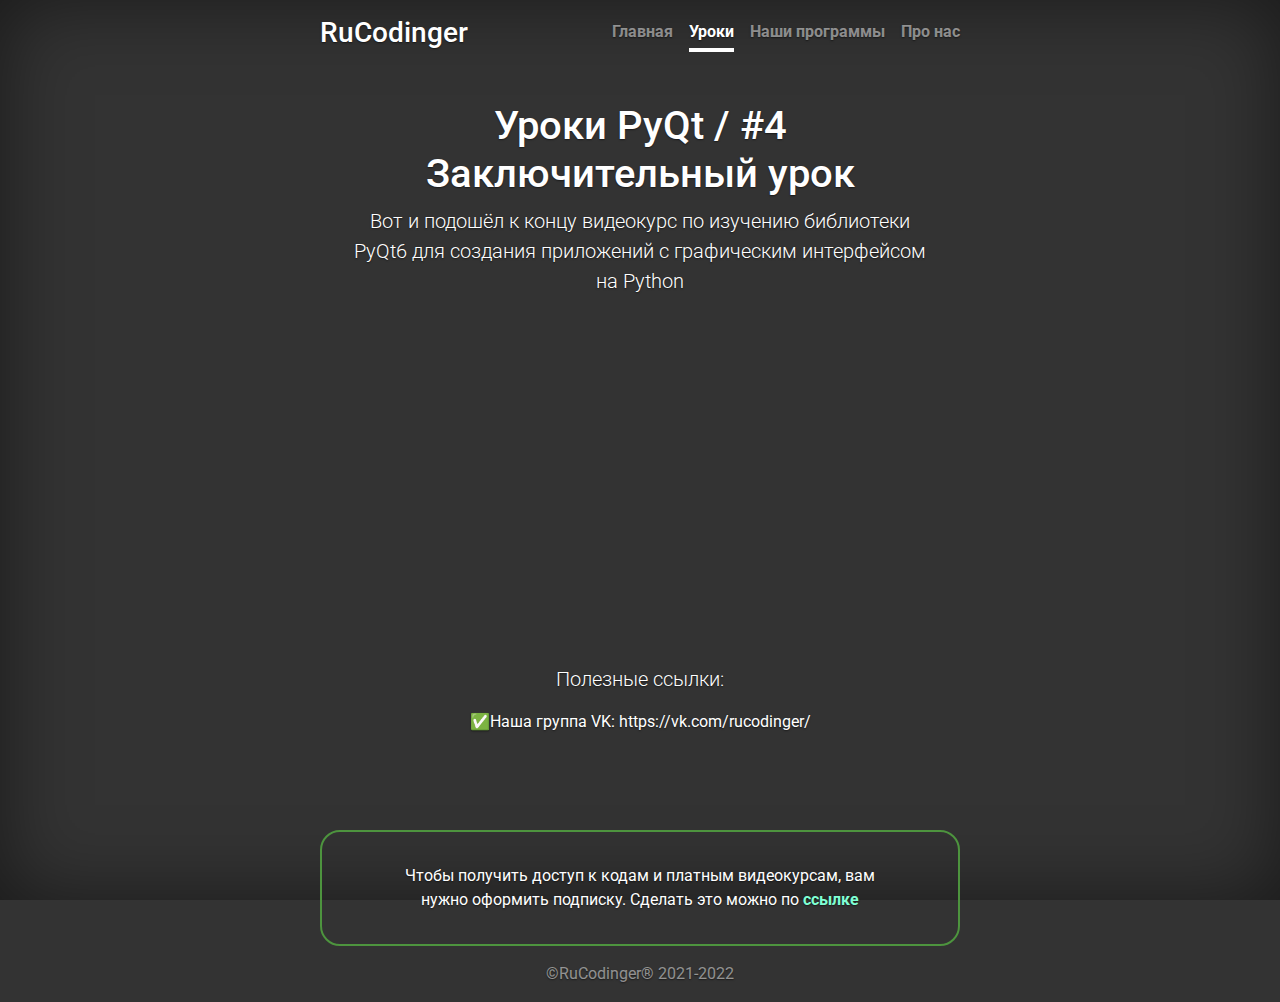
<file: coursePages/pyqt4.html>
<!doctype html>
<html lang="en">
  <head>
    <meta charset="utf-8">
    <meta name="viewport" content="width=device-width, initial-scale=1, shrink-to-fit=no">
    <meta name="description" content="RuCodinger | Школа программирования">
    <meta name="author" content="">
    <link rel="icon" href="../images/favicon.ico">

    <title>RuCodinger | Школа программирования</title>

    <!-- Bootstrap core CSS -->
    <link href="../css/bootstrap.min.css" rel="stylesheet">

    <!-- Custom styles for this template -->
    <link href="../css/main.css" rel="stylesheet">
  </head>

  <body class="text-center">


    <div class="cover-container d-flex h-100 p-3 mx-auto flex-column">
      <header class="masthead mb-auto">
        <div class="inner">
          <h3 class="masthead-brand">RuCodinger</h3>
          <nav class="nav nav-masthead justify-content-center">
            <a class="nav-link" href="../index.html">Главная</a>
            <a class="nav-link active" href="../lessons.html">Уроки</a>
            <a class="nav-link" href="../programs.html">Наши программы</a>
            <a class="nav-link" href="../about.html">Про нас</a>
          </nav>
        </div>
      </header>

      <main role="main" class="inner cover">
        <h1 class="cover-heading course-title">Уроки PyQt / #4 Заключительный урок</h1>
        <p class="lead">Вот и подошёл к концу видеокурс по изучению библиотеки PyQt6 для создания приложений с графическим интерфейсом на Python</p>
        <iframe class="course-video" src="https://vk.com/video_ext.php?oid=-210672365&id=456239032&hash=81363676f9912d92" width="560" height="315" allow="autoplay; encrypted-media; fullscreen; picture-in-picture;" frameborder="0" allowfullscreen></iframe>
        <p class="lead course-desc-aft">Полезные ссылки:</p>
        <p>✅Наша группа VK: <a href="https://vk.com/rucodinger/">https://vk.com/rucodinger/</a></p>

    </main>

    <div class="podpiska">
      <div class="podpiska-text">
        Чтобы получить доступ к кодам и платным видеокурсам, вам нужно оформить подписку. Сделать это можно по 
        <a href="https://yandex.ru/business/widget/request/company/44436717733" class="podpiska-link">ссылке</a>
      </div>
    </div>

      <footer class="mastfoot mt-auto">
        <div class="inner">
          <p>©RuCodinger® 2021-2022</p>
        </div>
      </footer>
    </div>
  </body>
</html>
</file>
<file: css/main.css>
/*
 * Globals
 */

 @import url('https://fonts.googleapis.com/css2?family=Roboto&display=swap');

/* Links */
a,
a:focus,
a:hover {
  color: #fff;
}

/* Custom default button */
.btn-secondary,
.btn-secondary:hover,
.btn-secondary:focus {
  color: #333;
  text-shadow: none; /* Prevent inheritance from `body` */
  background-color: #fff;
  border: .05rem solid #fff;
}


/*
 * Base structure
 */

html,
body {
  height: 100%;
  background-color: #333;
}

body {
  display: -ms-flexbox;
  display: -webkit-box;
  display: flex;
  -ms-flex-pack: center;
  -webkit-box-pack: center;
  justify-content: center;
  color: #fff;
  text-shadow: 0 .05rem .1rem rgba(0, 0, 0, .5);
  box-shadow: inset 0 0 5rem rgba(0, 0, 0, .5);
}

.cover-container {
  max-width: 42em;
}


/*
 * Header
 */
.masthead {
  margin-bottom: 2rem;
}

.masthead-brand {
  margin-bottom: 0;
  margin-right: 70px;
}

.nav-masthead .nav-link {
  padding: .25rem 0;
  font-weight: 700;
  color: rgba(255, 255, 255, .5);
  background-color: transparent;
  border-bottom: .25rem solid transparent;
}

.nav-masthead .nav-link:hover,
.nav-masthead .nav-link:focus {
  border-bottom-color: rgba(255, 255, 255, .25);
}

.nav-masthead .nav-link + .nav-link {
  margin-left: 1rem;
}

.nav-masthead .active {
  color: #fff;
  border-bottom-color: #fff;
}

@media (min-width: 48em) {
  .masthead-brand {
    float: left;

  }
  .nav-masthead {
    float: right;
  }
}


/*
 * Cover
 */
.cover {
  padding: 0 1.5rem;
}
.cover .btn-lg {
  padding: .75rem 1.25rem;
  font-weight: 700;
}


/*
 * Footer
 */
.mastfoot {
  color: rgba(255, 255, 255, .5);
}

.cod-logo {
  border-radius: 20px;
}

.python-img {
  float: left;
  display: block;
  width: 200px;
  height: 200px;
  margin-top: 100px;
}

.course-img {
  float: left;
  display: block;
  width: 200px;
  height: 200px;
  border-radius: 20px;
}

.linux-img {
    float: left;
    display: block;
    width: 150px;
    height: 200px;
    border-radius: 20px;
}

.kotlin-img {
  float: right;
  display: block;
  width: 175px;
  height: 175px;
  margin-left: 350px;
  margin-bottom: 50px;
  border-radius: 20px;
}

.course-card {
    padding: 2rem;
    border: 2px dashed #c98787;
    margin-bottom: 1rem;
    margin-top: 1rem;
    border-radius: 20px;
}

.course-desc {
  margin-top: 10px;
  margin-bottom: 30px;
}

.course-desc-aft {
  margin-top: 30px;
}

.course-video {
  border-radius: 20px;
}

.course-title {
  margin-top: 50px;
}

.video-code-text {
    margin-top: 60px;
}

.next-lesson-btn {
  margin-bottom: 60px;
}

.pyqt-img {
  float: left;
  display: block;
  width: 250px;
  height: 150px;
  border-radius: 20px;
}

.podpiska {
  padding: 2rem;
  padding-left: 4rem;
  padding-right: 4rem;
  border: 2px solid #4d943e;
  margin-bottom: 1rem;
  margin-top: 5rem;
  border-radius: 20px;
}

.podpiska-text {
  font-family: 'Roboto', sans-serif;
}

.podpiska-link {
  font-weight: bold;
  font-family: 'Roboto', sans-serif;
  color: aquamarine;
}

.podpiska-link:hover {
  opacity: 0.5;
  color: aquamarine;
}
</file>
